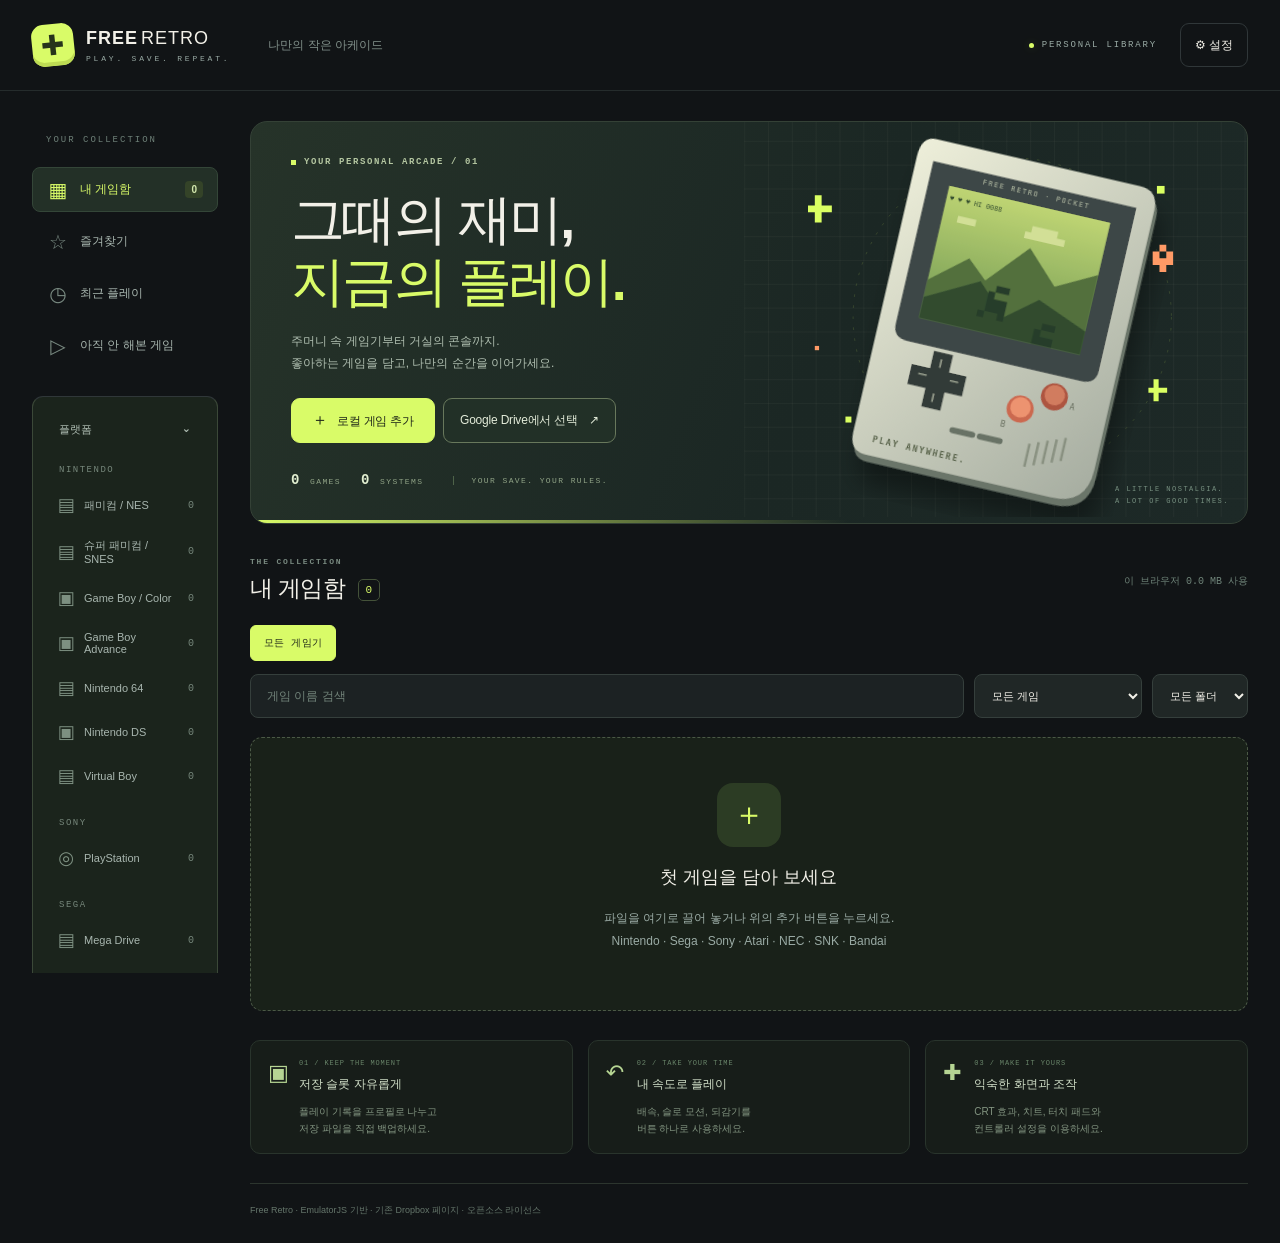
<file: index.html>
<!doctype html>
<html lang="ko">
  <head>
    <meta charset="utf-8" />
    <meta
      name="viewport"
      content="width=device-width,initial-scale=1,viewport-fit=cover"
    />
    <meta name="theme-color" content="#111416" />
    <title>Free Retro · 내 레트로 게임함</title>
    <link rel="stylesheet" href="app/style.css" />
  </head>
  <body>
    <header class="topbar">
      <a class="brand" href="./"><span class="brand-icon" aria-hidden="true">✚</span><span>FREE<span class="brand-light">RETRO</span><small>PLAY. SAVE. REPEAT.</small></span></a>
      <span class="header-tag">나만의 작은 아케이드</span>
      <div class="header-right"><span class="local-badge"><i></i> PERSONAL LIBRARY</span><button id="settings-open" class="settings-button">⚙ <span>설정</span></button></div>
    </header>
    <main id="library" class="library-shell">
      <aside class="library-nav" aria-label="게임 컬렉션">
        <p class="nav-label">YOUR COLLECTION</p>
        <nav class="collection-nav">
          <button class="nav-item active" data-view="all" aria-pressed="true"><span aria-hidden="true">▦</span>내 게임함 <b id="nav-count">0</b></button>
          <button class="nav-item" data-view="favorite" aria-pressed="false"><span aria-hidden="true">☆</span>즐겨찾기</button>
          <button class="nav-item" data-view="recent" aria-pressed="false"><span aria-hidden="true">◷</span>최근 플레이</button>
          <button class="nav-item" data-view="unplayed" aria-pressed="false"><span aria-hidden="true">▷</span>아직 안 해본 게임</button>
        </nav>
        <details id="platform-sidebar" class="platform-section" open>
          <summary>플랫폼 <span aria-hidden="true">⌄</span></summary>
          <div id="platform-list"></div>
        </details>
        <div class="nav-note"><span class="pixel-heart" aria-hidden="true">♥</span><b>좋아하던 그 순간으로.</b><p>내 게임, 내 속도.<br>언제든 저장하고 이어서.</p><span class="note-line"></span><small>MADE FOR YOUR NEXT PLAY</small></div>
        <div class="nav-bottom"><span class="status-light"></span> 브라우저에 로컬 저장</div>
      </aside>
      <div class="library-content">
      <section class="intro">
        <div class="hero-copy">
          <p class="eyebrow"><span></span> YOUR PERSONAL ARCADE / 01</p>
          <h1>그때의 재미,<br><em>지금의 플레이.</em></h1>
          <p class="hero-description">주머니 속 게임기부터 거실의 콘솔까지.<br>좋아하는 게임을 담고, 나만의 순간을 이어가세요.</p>
          <div class="actions"><button class="primary" id="add-local"><span aria-hidden="true">＋</span> 로컬 게임 추가</button><button id="add-drive" class="secondary">Google Drive에서 선택 <span aria-hidden="true">↗</span></button></div>
          <div class="hero-foot"><span><b id="hero-game-count">0</b> GAMES</span><span><b id="hero-system-count">0</b> SYSTEMS</span><span class="hero-foot-note">YOUR SAVE. YOUR RULES.</span></div>
        </div>
        <div class="hero-art" aria-hidden="true"><img src="app/assets/arcade-hero.svg" alt=""><span class="art-caption">A LITTLE NOSTALGIA.<br>A LOT OF GOOD TIMES.</span></div>
      </section>
      <section id="continue-panel" class="continue-panel" hidden aria-label="최근 플레이한 게임">
        <div class="continue-mark" aria-hidden="true">▷</div><div><p class="eyebrow">JUMP BACK IN</p><h2 id="continue-title"></h2><p id="continue-meta"></p></div><button id="continue-play">이어서 플레이 <span aria-hidden="true">→</span></button>
      </section>
      <input
        id="rom-input"
        type="file"
        multiple
        hidden
        accept=".nes,.sfc,.smc,.gb,.gbc,.gba,.n64,.z64,.v64,.chd,.pbp,.img,.iso,.md,.gen,.smd,.sgd,.sms,.gg,.nds,.a26,.a78,.j64,.jag,.32x,.vb,.vboy,.pce,.ngp,.ngc,.ws,.wsc,.pc2"
      />
      <section class="collection">
        <div class="section-title">
          <div><p class="eyebrow">THE COLLECTION</p><h2>내 게임함 <span id="game-count">0</span></h2></div>
          <span id="storage-info" class="subtle small"></span>
        </div>
        <div id="system-tabs" class="system-tabs" aria-label="게임기 필터"></div>
        <div class="filters">
          <input
            id="search"
            type="search"
            placeholder="게임 이름 검색"
            aria-label="게임 이름 검색"
          /><select id="view-filter" aria-label="스마트 폴더">
            <option value="all">모든 게임</option>
            <option value="favorite">즐겨찾기</option>
            <option value="recent">최근 플레이</option>
            <option value="unplayed">아직 시작하지 않은 게임</option></select
          ><select id="folder-filter" aria-label="폴더">
            <option value="">모든 폴더</option>
          </select>
        </div>
        <div id="games" class="games"></div>
        <div id="empty" class="empty">
          <span class="empty-icon">＋</span>
          <h3>첫 게임을 담아 보세요</h3>
          <p>
            파일을 여기로 끌어 놓거나 위의 추가 버튼을 누르세요.<br />Nintendo · Sega · Sony · Atari · NEC · SNK · Bandai
          </p>
        </div>
      </section>
      <section class="features">
        <article>
          <span class="feature-icon" aria-hidden="true">▣</span><small>01 / KEEP THE MOMENT</small><b>저장 슬롯 자유롭게</b>
          <p>플레이 기록을 프로필로 나누고<br />저장 파일을 직접 백업하세요.</p>
        </article>
        <article>
          <span class="feature-icon" aria-hidden="true">↶</span><small>02 / TAKE YOUR TIME</small><b>내 속도로 플레이</b>
          <p>배속, 슬로 모션, 되감기를<br />버튼 하나로 사용하세요.</p>
        </article>
        <article>
          <span class="feature-icon" aria-hidden="true">✚</span><small>03 / MAKE IT YOURS</small><b>익숙한 화면과 조작</b>
          <p>CRT 효과, 치트, 터치 패드와<br />컨트롤러 설정을 이용하세요.</p>
        </article>
      </section>
      <footer>
        Free Retro · EmulatorJS 기반 ·
        <a href="legacy.html">기존 Dropbox 페이지</a> ·
        <a href="LICENSE">오픈소스 라이선스</a>
      </footer>
      </div>
    </main>
    <section id="play-view" hidden>
      <div class="play-heading">
        <button id="exit-game">← 게임함</button>
        <h2 id="playing-title"></h2>
        <span id="core-name" class="pill"></span>
      </div>
      <div class="play-layout">
        <div id="screen">
          <iframe
            id="player"
            title="게임 화면과 터치 컨트롤"
            allow="autoplay; fullscreen; gamepad"
            allowfullscreen
          ></iframe>
        </div>
        <aside class="play-controls">
          <div class="toolbar">
            <button id="pause-game">일시정지</button
            ><button id="fullscreen">전체화면</button
            ><label
              >속도<select id="speed">
                <option value="0.5">0.5×</option>
                <option value="1" selected>1×</option>
                <option value="2">2×</option>
                <option value="4">4×</option>
                <option value="8">8×</option>
              </select></label
            ><button id="rewind" title="누르고 있는 동안 되감기">
              ↶ 되감기 · 누르기
            </button>
            <button id="touch-pad">터치패드</button>
          </div>
          <details open>
            <summary>저장과 프로필</summary>
            <p id="cloud-status" class="small" role="status">
              Drive 세이브 동기화 꺼짐
            </p>
            <div class="row">
              <select id="profile" aria-label="세이브 프로필"></select
              ><button id="new-profile">＋ 프로필</button>
            </div>
            <div class="row">
              <button id="save-state" class="primary">＋ 현재 상태 저장</button
              ><button id="backup">저장 전체 백업</button>
            </div>
            <div class="row">
              <button id="restore">저장 백업 가져오기</button
              ><button id="export-srm">게임 내 저장 내보내기</button
              ><button id="import-srm">게임 내 저장 가져오기</button>
            </div>
            <p class="subtle small">
              30초마다 자동 저장. 슬롯 개수 제한 없이 브라우저 용량만큼
              보관합니다.
            </p>
            <div id="states"></div>
          </details>
          <details>
            <summary>게임 RTC 시간</summary>
            <p id="rtc-status" class="small">실제 시간 사용</p>
            <label
              >게임에서 사용할 날짜와 시간<input
                id="rtc-time"
                type="datetime-local"
            /></label>
            <div class="row">
              <button id="rtc-apply">시간 적용</button
              ><button id="rtc-reset">실제 시간으로</button>
            </div>
            <p class="small">
              시간은 계속 흐릅니다. 프로필별로 보관하며 기기 시간은 바꾸지
              않습니다. RTC가 없는 게임에는 효과가 없고, 코어에 따라 게임
              재시작이 필요합니다.
            </p>
          </details>
          <details>
            <summary>화면과 캡처</summary>
            <label
              >화면 효과<select id="shader">
                <option value="disabled">원본</option>
                <option value="crt-easymode.glslp">CRT Easymode</option>
                <option value="crt-aperture.glslp">CRT Aperture</option>
                <option value="crt-geom.glslp">CRT Geom</option>
              </select></label
            >
            <div class="row">
              <button id="screenshot">스크린샷</button
              ><button id="record-video">영상 녹화</button>
            </div>
            <p class="subtle small">
              치트·코어 옵션·키/패드 설정은 게임 화면 아래 EmulatorJS 메뉴에서
              조절하세요. 시간 설정은 해당 코어가 제공할 때만 사용할 수
              있습니다.
            </p>
          </details>
          <details>
            <summary>단축키와 입력 매크로</summary>
            <label
              >빠른 저장 키<input
                id="save-key"
                value="F1"
                maxlength="20" /></label
            ><label
              >일시정지 키<input
                id="pause-key"
                value="F2"
                maxlength="20" /></label
            ><button id="save-hotkeys">단축키 적용</button>
            <div class="row">
              <button id="record-macro">입력 기록 시작</button
              ><select id="macros" aria-label="기록한 매크로"></select
              ><button id="play-macro">재생</button
              ><button id="stop-macro">중지</button>
            </div>
            <p class="subtle small">
              실제 버튼 입력을 최대 60초간 기록합니다. 재생 타이밍은 실시간
              기준입니다.
            </p>
          </details>
        </aside>
      </div>
    </section>
    <input id="backup-input" type="file" hidden accept=".json" /><input
      id="srm-input"
      type="file"
      hidden
      accept=".srm,.sav"
    />
    <dialog id="settings">
      <form method="dialog">
        <div class="section-title">
          <h2>Google Drive 연결 설정</h2>
          <button aria-label="설정 닫기">✕</button>
        </div>
      </form>
      <p>
        Google Cloud에서 Drive API와 Picker API를 활성화하고 웹 OAuth
        클라이언트를 만드세요. 이 사이트 주소를 승인된 JavaScript 원본에
        등록해야 합니다.
      </p>
      <label
        >OAuth 웹 클라이언트 ID<input
          id="drive-client"
          placeholder="…apps.googleusercontent.com" /></label
      ><label
        >Picker API 키<input
          id="drive-key"
          placeholder="Google Picker용 API 키" /></label
      ><label
        >Google Cloud 프로젝트 번호<input
          id="drive-project"
          placeholder="숫자로 된 프로젝트 번호"
      /></label>
      <p class="subtle small">
        클라이언트 비밀키는 필요 없습니다. 위 설정값만 이 브라우저에 보관하며
        로그인 토큰은 메모리에서만 유지합니다.
      </p>
      <div class="row">
        <button id="save-drive" class="primary">설정 저장</button
        ><button id="disconnect-drive">Drive 연결 해제</button>
      </div>
      <a
        href="https://developers.google.com/workspace/drive/picker/guides/web-picker"
        target="_blank"
        rel="noopener"
        >Google 공식 설정 안내 ↗</a
      >
      <hr />
      <p class="small">
        로컬 데이터는 기기·브라우저마다 별개입니다. PC와 휴대폰 사이의 저장은
        ‘저장 전체 백업’ 파일로 옮길 수도 있습니다. 자동 동기화는 로그인 후 앱을
        열어 둔 동안 동작합니다. 닫힌 브라우저에서는 실행되지 않습니다.
      </p>
      <label class="check"
        ><input id="cloud-enabled" type="checkbox" /> 세이브 자동 동기화
        사용</label
      >
      <p class="small">
        같은 Google 계정과 OAuth 앱으로 연결한 휴대폰·PC에서 저장을 가져옵니다.
        상태·게임 내 저장·RTC 설정을 앱 전용 공간에 전송하며 ROM은 업로드하지
        않습니다. 이력은 덮어쓰거나 자동 삭제하지 않아 Drive 용량을 사용합니다.
      </p>
      <div class="row">
        <button id="cloud-connect">Drive 세이브 연결</button
        ><button id="cloud-now">지금 동기화</button>
      </div>
      <p id="cloud-settings-status" class="small" role="status">
        Drive 세이브 동기화 꺼짐
      </p>
    </dialog>
    <dialog id="edit-game">
      <form id="edit-form">
        <h2>게임 정리</h2>
        <input id="edit-id" hidden /><label
          >게임 이름<input id="edit-title" required maxlength="150" /></label
        ><label
          >폴더<input
            id="edit-folder"
            maxlength="80"
            placeholder="예: 한글 RPG" /></label
        ><label class="check"
          ><input id="edit-favorite" type="checkbox" />즐겨찾기</label
        >
        <div class="artwork-editor">
          <img id="edit-artwork-preview" src="app/assets/cartridge.svg" alt="선택한 아트워크 미리보기" />
          <div><b>아트워크</b><p class="small">PNG · JPG · WebP, 최대 10 MB<br>이미지는 이 브라우저에 보관합니다.</p><div class="row"><button id="edit-artwork" type="button">이미지 선택</button><button id="edit-artwork-reset" type="button">기본 표지</button></div></div>
        </div>
        <div class="row">
          <button id="edit-save" class="primary" type="submit">저장</button
          ><button id="edit-cancel" type="button">취소</button>
        </div>
      </form>
    </dialog>
    <input id="directory-input" type="file" webkitdirectory multiple hidden />
    <input id="artwork-input" type="file" accept="image/png,image/jpeg,image/webp" hidden />
    <datalist id="folder-options"></datalist>
    <dialog id="import-game" class="import-dialog">
      <form id="import-form">
        <p class="eyebrow">BUILD YOUR COLLECTION</p><h2>게임 추가</h2>
        <p class="small">파일이나 ROM 폴더를 선택한 뒤, 폴더와 표지를 정하세요.</p>
        <div class="import-sources"><button id="choose-files" type="button">＋ ROM 파일 선택</button><button id="choose-directory" type="button">▣ ROM 폴더 선택</button><button id="choose-drive" type="button">Drive에서 선택 ↗</button></div>
        <p id="directory-hint" class="small subtle" hidden>이 브라우저에서는 ROM 파일을 여러 개 선택해 주세요.</p>
        <div class="import-folder-row"><label>저장할 컬렉션 폴더<select id="import-folder"><option value="">미분류</option></select></label><label id="new-folder-label" hidden>새 폴더 이름<input id="import-new-folder" maxlength="80" placeholder="예: 한글 RPG" /></label></div>
        <p id="import-status" class="small" role="status">선택한 게임이 없습니다.</p>
        <div id="import-list" class="import-list"></div>
        <p class="small subtle">아트워크: PNG · JPG · WebP, 최대 10 MB. 같은 ROM을 다시 선택하면 세이브는 유지하고 지정한 폴더와 표지만 반영합니다.</p>
        <div class="row dialog-actions"><button id="import-save" class="primary" type="submit" disabled>게임함에 추가</button><button id="import-cancel" type="button">취소</button></div>
      </form>
    </dialog>
    <dialog id="name-dialog">
      <form id="name-form">
        <h2 id="name-heading"></h2>
        <input id="name-value" required maxlength="60" aria-label="이름" />
        <div class="row">
          <button class="primary" type="submit">만들기</button
          ><button id="name-cancel" type="button">취소</button>
        </div>
      </form>
    </dialog>
    <div id="toast" role="status" aria-live="polite"></div>
    <script type="module" src="app/main.js"></script>
  </body>
</html>
</file>
<file: app/style.css>
:root {
  color-scheme:dark;
  --bg:#111416;
  --panel:#1b2022;
  --line:#303739;
  --text:#f2f0e8;
  --muted:#9aaba5;
  --accent:#d9fb68;
  --warm:#ff9b70;
  font-family:Arial,"Malgun Gothic",system-ui,sans-serif;
  font-synthesis:none;
}

* {
  box-sizing:border-box;
}

body {
  margin:0;
  background:var(--bg);
  color:var(--text);
  -webkit-font-smoothing:antialiased;
}

[hidden] {
  display:none!important;
}

button,input,select {
  font:inherit;
}

button {
  min-height:44px;
  padding:10px 16px;
  border:1px solid var(--line);
  border-radius:9px;
  background:#252c2e;
  color:var(--text);
  cursor:pointer;
  transition:background .18s,border-color .18s,transform .18s;
}

button:hover {
  background:#303a39;
  border-color:#77846b;
}

button:active {
  transform:translateY(1px);
}

button:disabled {
  opacity:.5;
  cursor:wait;
}

button:focus-visible,input:focus-visible,select:focus-visible,a:focus-visible,summary:focus-visible {
  outline:2px solid var(--accent);
  outline-offset:4px;
}

.primary {
  background:var(--accent);
  border-color:var(--accent);
  color:#202819;
  font-weight:750;
}

.primary:hover {
  background:#e8ff91;
  border-color:#e8ff91;
}

a {
  color:inherit;
  text-decoration:none;
}

a:hover {
  text-decoration:underline;
}

.subtle {
  color:var(--muted);
}

.small {
  font-size:12px;
  line-height:1.65;
}

.eyebrow {
  font-family:Consolas,monospace;
  font-size:10px;
  letter-spacing:2px;
  color:var(--accent);
  font-weight:600;
  margin:0 0 15px;
}

.topbar {
  max-width:1512px;
  margin:auto;
  display:flex;
  align-items:center;
  gap:38px;
  padding:23px 32px;
  border-bottom:1px solid #252c2c;
}

.brand {
  display:flex;
  align-items:center;
  gap:12px;
  letter-spacing:1px;
  font-size:18px;
  font-weight:900;
}

.brand:hover {
  text-decoration:none;
}

.brand-light {
  font-weight:400;
  margin-left:3px;
}

.brand small {
  display:block;
  font:8px Consolas,monospace;
  color:var(--muted);
  letter-spacing:2.8px;
  margin-top:5px;
}

.brand-icon {
  display:grid;
  place-items:center;
  width:42px;
  height:42px;
  background:var(--accent);
  color:#26331b;
  border-radius:12px;
  font-size:28px;
  box-shadow:inset 0 -4px #bddb53;
  transform:rotate(-6deg);
}

.header-tag {
  font-size:12px;
  color:#81908a;
}

.header-right {
  display:flex;
  align-items:center;
  gap:23px;
  margin-left:auto;
}

.local-badge {
  font:9px Consolas,monospace;
  color:var(--muted);
  letter-spacing:1.8px;
  display:flex;
  align-items:center;
  gap:8px;
}

.local-badge i,.status-light {
  width:5px;
  height:5px;
  background:var(--accent);
  display:inline-block;
  border-radius:50%;
  box-shadow:0 0 10px #d9fb6833;
}

.settings-button {
  background:transparent;
  font-size:12px;
  padding:9px 14px;
}

.library-shell {
  display:grid;
  grid-template-columns:186px minmax(0,1fr);
  gap:32px;
  max-width:1512px;
  margin:auto;
  padding:30px 32px 0;
}

.library-content {
  min-width:0;
}

.library-nav {
  position:sticky;
  top:24px;
  align-self:start;
  padding:14px 0;
  min-width:0;
  max-height:calc(100dvh - 48px);
  overflow:auto;
  scrollbar-width:thin;
}

.nav-label {
  font:9px Consolas,monospace;
  letter-spacing:2px;
  color:#6e8078;
  margin:0 0 22px 14px;
}

.collection-nav {
  display:flex;
  flex-direction:column;
  gap:7px;
}

.nav-item {
  display:flex;
  align-items:center;
  gap:11px;
  background:transparent;
  border:1px solid transparent;
  border-radius:8px;
  padding:13px 14px;
  font-size:12px;
  text-align:left;
  color:#a8b6af;
  white-space:nowrap;
}

.nav-item>span {
  font-size:20px;
  width:22px;
  line-height:16px;
  text-align:center;
  color:#788980;
}

.nav-item b {
  margin-left:auto;
  color:#d3e7ad;
  background:#344328;
  font-size:10px;
  padding:3px 6px;
  border-radius:4px;
}

.nav-item.active {
  background:#233027;
  border-color:#344638;
  color:var(--accent);
}

.nav-item.active>span {
  color:var(--accent);
}

.nav-item:hover {
  border-color:#344638;
}

.nav-note {
  margin:52px 12px 0;
  padding:20px 0;
  border-top:1px solid var(--line);
  color:var(--muted);
}

.pixel-heart {
  color:var(--warm);
  font-size:27px;
  display:block;
  margin-bottom:14px;
}

.nav-note b {
  display:block;
  font-size:12px;
  color:#d9ded5;
}

.nav-note p {
  font-size:11px;
  line-height:1.85;
  margin:10px 0 20px;
}

.note-line {
  display:block;
  width:24px;
  height:2px;
  background:#42523f;
  margin-bottom:14px;
}

.nav-note small {
  font:8px Consolas,monospace;
  letter-spacing:1px;
  color:#65766e;
}

.nav-bottom {
  display:flex;
  align-items:center;
  gap:9px;
  margin:70px 12px 0;
  font-size:10px;
  color:#73857a;
}

.intro {
  position:relative;
  display:flex;
  align-items:center;
  overflow:hidden;
  border:1px solid #344136;
  background:linear-gradient(112deg,#263329 0%,#1b2724 57%,#1d2927 100%);
  border-radius:17px;
  min-height:355px;
  padding:35px 40px;
}

.intro:after {
  content:"";
  position:absolute;
  bottom:0;
  left:0;
  right:0;
  height:3px;
  background:linear-gradient(90deg,var(--accent),#d9fb6800 60%);
}

.hero-copy {
  position:relative;
  z-index:2;
  max-width:66%;
}

.hero-copy .eyebrow {
  display:flex;
  align-items:center;
  gap:8px;
  color:#b4c6a1;
  font-size:9px;
  letter-spacing:1.6px;
}

.hero-copy .eyebrow span {
  display:inline-block;
  width:5px;
  height:5px;
  background:var(--accent);
}

h1 {
  font-size:clamp(36px,4.2vw,60px);
  line-height:1.15;
  letter-spacing:-2.6px;
  margin:22px 0 17px;
  font-weight:800;
}

h1 em {
  font-style:normal;
  color:var(--accent);
}

.hero-description {
  font-size:12px;
  line-height:1.85;
  color:#afbeb0;
  margin-bottom:24px;
}

.actions,.row,.toolbar {
  display:flex;
  gap:8px;
  flex-wrap:wrap;
  align-items:center;
}

.actions button {
  font-size:12px;
  min-height:45px;
  letter-spacing:-.2px;
}

.actions .primary {
  padding:10px 20px;
}

.actions .primary>span {
  font-size:16px;
  margin-right:6px;
}

.actions .secondary {
  background:#223027;
  border-color:#68785c;
  color:#e3ebd9;
}

.secondary>span {
  margin-left:8px;
}

.hero-foot {
  display:flex;
  gap:20px;
  margin-top:29px;
  font:8px Consolas,monospace;
  letter-spacing:1.4px;
  color:#91a487;
  align-items:center;
}

.hero-foot b {
  font-size:14px;
  margin-right:3px;
  color:#e2efd1;
}

.hero-foot-note {
  margin-left:10px;
  border-left:1px solid #4e6349;
  padding-left:17px;
  font-size:8px;
}

.hero-art {
  position:absolute;
  right:-25px;
  top:-24px;
  width:53%;
  height:calc(100% + 37px);
  pointer-events:none;
}

.hero-art img {
  width:100%;
  height:100%;
  object-fit:contain;
}

.art-caption {
  position:absolute;
  right:43px;
  bottom:28px;
  font:7px Consolas,monospace;
  letter-spacing:1.5px;
  line-height:1.8;
  color:#779080;
}

.continue-panel {
  display:flex;
  align-items:center;
  gap:16px;
  margin:18px 0 0;
  padding:17px 22px;
  background:#1c2221;
  border:1px solid #343e35;
  border-radius:12px;
}

.continue-mark {
  display:grid;
  place-items:center;
  background:#303d2b;
  color:var(--accent);
  border-radius:10px;
  width:43px;
  height:43px;
  font-size:27px;
  flex-shrink:0;
}

.continue-panel .eyebrow {
  font-size:8px;
  letter-spacing:1.5px;
  margin:0 0 4px;
}

.continue-panel h2 {
  font-size:15px;
  margin:0 0 4px;
  overflow-wrap:anywhere;
}

.continue-panel p:last-child {
  color:#869b89;
  font-size:10px;
  margin:0;
}

.continue-panel>div:nth-child(2) {
  min-width:0;
}

.continue-panel>button {
  margin-left:auto;
  flex-shrink:0;
  font-size:11px;
  background:transparent;
  border-color:#52614a;
  color:#d4e8bf;
}

.collection {
  padding:33px 0 0;
}

.section-title {
  display:flex;
  align-items:center;
  justify-content:space-between;
  gap:12px;
  margin-bottom:21px;
}

.section-title .eyebrow {
  color:#798a80;
  font-size:8px;
  margin-bottom:7px;
  letter-spacing:1.8px;
}

.section-title h2 {
  margin:0;
  font-size:23px;
  letter-spacing:-.7px;
  font-weight:750;
}

.section-title h2 span {
  font:11px Consolas,monospace;
  color:var(--accent);
  padding:4px 7px;
  border:1px solid #445239;
  border-radius:5px;
  margin-left:7px;
  vertical-align:middle;
}

.section-title>span {
  font:10px Consolas,monospace;
  color:#6f8479;
}

.system-tabs {
  display:flex;
  gap:6px;
  flex-wrap:wrap;
  margin:0 0 13px;
}

.system-tab {
  min-height:36px;
  border-radius:6px;
  padding:7px 13px;
  background:transparent;
  border-color:#2f3735;
  color:#9daf9f;
  font:10px Consolas,monospace;
  letter-spacing:.4px;
}

.system-tab.active {
  color:#202819;
  background:#d9fb68;
  border-color:#d9fb68;
}

.filters {
  display:flex;
  gap:10px;
  margin-bottom:19px;
}

input,select {
  background:#1c2223;
  color:var(--text);
  border:1px solid #353f3c;
  border-radius:8px;
  min-height:44px;
  padding:10px 13px;
  max-width:100%;
  font-size:12px;
}

input::placeholder {
  color:#718379;
}

#search {
  flex:1;
  min-width:0;
  padding-left:16px;
}

.filters select {
  font-size:11px;
  max-width:180px;
  background:#202726;
}

.games {
  display:grid;
  grid-template-columns:repeat(auto-fill,minmax(195px,1fr));
  gap:16px;
}

.game-card {
  border-radius:12px;
  border:1px solid #303b34;
  background:#1c2220;
  overflow:hidden;
  min-width:0;
  transition:transform .2s,border-color .2s,box-shadow .2s;
  --card-accent:#c2d4a3;
  --cover-a:#394a36;
  --cover-b:#273a31;
}

.game-card:hover {
  transform:translateY(-4px);
  border-color:#7b9062;
  box-shadow:0 10px 25px #0003;
}

.game-card[data-core="gba"] {
  --card-accent:#c4bbec;
  --cover-a:#47415c;
  --cover-b:#2b293c;
}

.game-card[data-core="nes"] {
  --card-accent:#efad83;
  --cover-a:#5c4435;
  --cover-b:#352d28;
}

.game-card[data-core="snes"] {
  --card-accent:#b8ace5;
  --cover-a:#49405b;
  --cover-b:#302b3b;
}

.game-card[data-core="n64"] {
  --card-accent:#89c9b7;
  --cover-a:#34554b;
  --cover-b:#263831;
}

.game-card[data-core="psx"] {
  --card-accent:#9cc9e0;
  --cover-a:#3c525e;
  --cover-b:#26363f;
}

.game-card[data-core="segaMD"] {
  --card-accent:#9ebbe7;
  --cover-a:#354e66;
  --cover-b:#283341;
}

.game-art {
  height:172px;
  position:relative;
  display:grid;
  place-items:center;
  background:radial-gradient(ellipse at 50% 75%,#ffffff0d 0%,transparent 56%),linear-gradient(135deg,var(--cover-a),var(--cover-b));
  border-bottom:1px solid #ffffff09;
}

.game-art:before {
  content:"";
  position:absolute;
  inset:0;
  background:repeating-linear-gradient(0deg,transparent 0 3px,#0000000b 3px 4px);
  pointer-events:none;
}

.game-art img {
  width:142px;
  height:137px;
  object-fit:contain;
  margin-top:9px;
  transform:rotate(-9deg);
  filter:drop-shadow(8px 12px 5px #0004);
  transition:transform .25s;
}

.game-card:hover .game-art img {
  transform:rotate(-3deg) translateY(-2px);
}

.art-system {
  position:absolute;
  left:13px;
  top:12px;
  font:10px Consolas,monospace;
  letter-spacing:1.2px;
  color:var(--card-accent);
  font-weight:700;
}

.art-caption-small {
  position:absolute;
  bottom:10px;
  left:13px;
  font:6px Consolas,monospace;
  letter-spacing:1.6px;
  color:var(--card-accent);
  opacity:.55;
}

.favorite-mark {
  position:absolute;
  right:12px;
  top:10px;
  color:var(--card-accent);
  font-size:13px;
}

.card-body {
  padding:15px;
}

.game-card h3 {
  font-size:14px;
  line-height:1.45;
  min-height:40px;
  margin:0 0 8px;
  overflow-wrap:anywhere;
  font-weight:700;
}

.game-card .small {
  font-size:9px;
  margin:0;
  color:#8d9f91;
  line-height:1.6;
}

.game-card .row {
  margin-top:15px;
  flex-wrap:nowrap;
  gap:6px;
}

.game-card button {
  font-size:10px;
  min-height:38px;
  padding:8px 10px;
}

.game-card .primary {
  flex:1;
  background:#32432c;
  border-color:#485e3c;
  color:#d9edbc;
}

.game-card .primary:hover {
  background:var(--accent);
  border-color:var(--accent);
  color:#202819;
}

.game-card .row button:last-child {
  background:transparent;
  border-color:#3a453c;
  color:#8fa38f;
}

.empty {
  border:1px dashed #4b5946;
  border-radius:12px;
  padding:45px 20px;
  text-align:center;
  background:#192119;
}

.empty-icon {
  display:grid;
  place-items:center;
  font-size:32px;
  background:#2c3c24;
  color:var(--accent);
  width:64px;
  height:64px;
  border-radius:16px;
  margin:auto;
}

.empty h3 {
  font-size:18px;
}

.empty p {
  font-size:12px;
  line-height:1.9;
  color:var(--muted);
}

.features {
  display:grid;
  grid-template-columns:repeat(3,minmax(0,1fr));
  gap:15px;
  padding:29px 0;
}

.features article {
  position:relative;
  padding:18px 16px 16px 48px;
  border:1px solid #29342c;
  border-radius:10px;
  background:#171d19;
}

.feature-icon {
  position:absolute;
  left:17px;
  top:19px;
  color:#b6d593;
  font-size:22px;
}

.features small {
  font:7px Consolas,monospace;
  letter-spacing:.9px;
  display:block;
  color:#688469;
  margin-bottom:9px;
}

.features b {
  display:block;
  font-size:12px;
  color:#d1dfc8;
}

.features p {
  color:#829480;
  font-size:10px;
  line-height:1.7;
  margin-bottom:0;
}

footer {
  font-size:9px;
  color:#65766b;
  padding:19px 0 25px;
  border-top:1px solid #2c352e;
  line-height:1.7;
}

label {
  display:flex;
  flex-direction:column;
  gap:6px;
  margin:12px 0;
  font-size:12px;
}

.check {
  flex-direction:row;
  align-items:center;
}

dialog {
  background:#1d2420;
  color:var(--text);
  border:1px solid #516049;
  border-radius:16px;
  width:min(540px,calc(100vw - 24px));
  max-height:90dvh;
  padding:24px;
  box-shadow:0 24px 100px #0008;
}

dialog::backdrop {
  background:#09100dd4;
  backdrop-filter:blur(5px);
}

dialog input:not([type="checkbox"]) {
  width:100%;
}

dialog p {
  line-height:1.75;
  font-size:12px;
}

dialog h2 {
  font-size:21px;
  letter-spacing:-.5px;
}

dialog a {
  display:block;
  margin-top:18px;
  color:var(--accent);
  font-size:12px;
}

dialog hr {
  border:0;
  border-top:1px solid var(--line);
  margin:24px 0;
}

#toast {
  position:fixed;
  bottom:calc(22px + env(safe-area-inset-bottom));
  left:50%;
  transform:translateX(-50%);
  background:#34432e;
  border:1px solid #627751;
  padding:12px 20px;
  border-radius:10px;
  max-width:90vw;
  z-index:99999;
  display:none;
  font-size:13px;
  box-shadow:0 12px 30px #0004;
}

#toast.show {
  display:block;
}

#play-view {
  max-width:1600px;
  margin:auto;
  padding:15px 24px 20px;
}

.play-heading {
  display:flex;
  align-items:center;
  gap:12px;
  margin-bottom:12px;
}

.play-heading h2 {
  margin:12px 0;
  flex:1;
  overflow-wrap:anywhere;
  font-size:16px;
}

.pill {
  border:1px solid #465441;
  padding:5px 9px;
  border-radius:5px;
  font:10px Consolas,monospace;
  white-space:nowrap;
  color:#b0c59d;
}

.play-layout {
  display:grid;
  grid-template-columns:minmax(0,1fr) 350px;
  gap:20px;
}

#screen {
  position:relative;
  height:calc(100dvh - 185px);
  min-height:380px;
  background:#000;
  border:1px solid #45543c;
  border-radius:13px;
  overflow:hidden;
  box-shadow:0 18px 50px #0004;
}

#player {
  position:absolute;
  inset:0;
  width:100%;
  height:100%;
  border:0;
}

.play-controls {
  height:calc(100dvh - 185px);
  overflow:auto;
  padding:0 4px 16px;
}

.toolbar {
  margin-bottom:16px;
}

.toolbar label {
  flex-direction:row;
  align-items:center;
  margin:0;
}

.toolbar select {
  padding:8px;
  width:76px;
}

details {
  border:1px solid #3b4838;
  background:#1b241c;
  padding:14px;
  border-radius:11px;
  margin:12px 0;
}

summary {
  cursor:pointer;
  font-weight:650;
  font-size:13px;
  color:#d5e7bc;
}

.play-controls button {
  font-size:11px;
  padding:9px 11px;
}

.state {
  display:flex;
  gap:8px;
  align-items:center;
  padding:9px 0;
  border-top:1px solid var(--line);
  font-size:11px;
}

.state span {
  flex:1;
  line-height:1.6;
}

.row select {
  flex:1;
  min-width:100px;
}

#states {
  max-height:280px;
  overflow-y:auto;
}

body.dragover main {
  outline:2px dashed var(--accent);
}

#fullscreen:disabled {
  cursor:default;
}

@media(min-width:1500px) {
  .intro {
    min-height:395px;
  }
  .hero-art {
    width:54%;
    right:0;
  }
  .games {
    grid-template-columns:repeat(4,minmax(0,1fr));
  }
}

@media(max-width:1100px) {
  .library-shell {
    grid-template-columns:160px minmax(0,1fr);
    gap:23px;
    padding:24px 24px 0;
  }
  .nav-item {
    padding:12px 9px;
    font-size:11px;
  }
  .intro {
    padding:29px 27px;
  }
  .hero-art {
    right:-60px;
    width:57%;
    opacity:.85;
  }
  .hero-copy {
    max-width:75%;
  }
  .hero-foot-note {
    display:none;
  }
  .hero-copy .eyebrow {
    font-size:8px;
  }
  .games {
    grid-template-columns:repeat(auto-fill,minmax(180px,1fr));
  }
  .header-tag {
    display:none;
  }
  .features article {
    padding:15px;
  }
  .feature-icon {
    display:none;
  }
}

@media(max-width:900px) {
  .library-shell {
    display:block;
    padding:20px 24px 0;
  }
  .library-nav {
    position:static;
    padding:0 0 18px;
  }
  .nav-label,.nav-note,.nav-bottom {
    display:none;
  }
  .collection-nav {
    flex-direction:row;
    gap:6px;
    flex-wrap:wrap;
  }
  .nav-item {
    font-size:11px;
    padding:9px 13px;
    background:#19201c;
    border-color:#2f3930;
  }
  .nav-item>span {
    font-size:18px;
    width:16px;
  }
  .nav-item b {
    margin-left:2px;
  }
  .play-layout {
    display:block;
  }
  .play-controls {
    height:auto;
    overflow:visible;
  }
  #screen {
    height:65dvh;
    min-height:350px;
  }
  .toolbar {
    padding-top:12px;
  }
  #play-view {
    padding:10px 12px 16px;
  }
  .hero-art {
    right:0;
    width:48%;
    opacity:1;
  }
  .hero-copy {
    max-width:70%;
  }
  .intro {
    min-height:355px;
  }
  .hero-foot-note {
    display:block;
  }
  .games {
    grid-template-columns:repeat(3,minmax(0,1fr));
  }
  .features p br {
    display:none;
  }
}

@media(max-width:600px) {
  .topbar {
    padding:17px 16px;
    gap:10px;
  }
  .brand {
    font-size:16px;
    gap:10px;
  }
  .brand-icon {
    width:36px;
    height:36px;
    font-size:24px;
  }
  .brand small {
    font-size:7px;
    letter-spacing:2px;
  }
  .local-badge {
    display:none;
  }
  .header-right {
    gap:0;
  }
  .settings-button {
    font-size:11px;
    padding:9px 11px;
  }
  .library-shell {
    padding:17px 16px 0;
  }
  .library-nav {
    padding-bottom:16px;
  }
  .collection-nav {
    display:grid;
    grid-template-columns:repeat(2,minmax(0,1fr));
    gap:6px;
  }
  .nav-item {
    font-size:11px;
    padding:10px 12px;
    justify-content:flex-start;
    min-height:44px;
  }
  .nav-item b {
    margin-left:auto;
  }
  .nav-item>span {
    font-size:18px;
  }
  .intro {
    min-height:402px;
    padding:25px 22px;
    align-items:flex-start;
    border-radius:13px;
  }
  .hero-copy {
    max-width:100%;
    width:100%;
  }
  .hero-copy .eyebrow {
    font-size:7px;
    letter-spacing:1.1px;
  }
  .hero-art {
    top:16px;
    right:-104px;
    width:270px;
    height:280px;
    opacity:.48;
    z-index:0;
  }
  .hero-art img {
    transform:rotate(6deg);
  }
  .art-caption {
    display:none;
  }
  h1 {
    font-size:38px;
    letter-spacing:-2px;
    margin:26px 0 19px;
    line-height:1.16;
  }
  .hero-description {
    font-size:11px;
    line-height:1.9;
    max-width:none;
    color:#c0cdb8;
  }
  .actions {
    margin-top:23px;
    flex-direction:column;
    align-items:flex-start;
    gap:8px;
  }
  .actions button {
    font-size:11px;
    min-height:44px;
    position:relative;
  }
  .actions .secondary {
    background:#1c2b23e8;
  }
  .hero-foot {
    gap:15px;
    margin-top:20px;
    font-size:7px;
  }
  .hero-foot-note {
    display:none;
  }
  .continue-panel {
    padding:13px 12px;
    gap:10px;
    margin-top:12px;
  }
  .continue-mark {
    height:34px;
    width:34px;
    border-radius:7px;
    font-size:22px;
  }
  .continue-panel h2 {
    font-size:11px;
    line-height:1.5;
  }
  .continue-panel>button {
    font-size:10px;
    padding:8px 9px;
    min-height:44px;
    max-width:105px;
  }
  .continue-panel>button span {
    display:none;
  }
  .continue-panel p:last-child {
    font-size:8px;
    line-height:1.4;
  }
  .continue-panel .eyebrow {
    font-size:7px;
  }
  .collection {
    padding-top:26px;
  }
  .section-title {
    margin-bottom:17px;
  }
  .section-title h2 {
    font-size:21px;
  }
  .section-title>span {
    font-size:8px;
    max-width:108px;
    text-align:right;
    line-height:1.5;
  }
  .system-tabs {
    gap:5px;
  }
  .system-tab {
    min-height:44px;
    padding:8px 11px;
    font-size:9px;
  }
  .filters {
    flex-wrap:wrap;
    gap:8px;
    margin-bottom:15px;
  }
  #search {
    flex-basis:100%;
    font-size:12px;
  }
  .filters select {
    flex:1;
    max-width:none;
    min-width:0;
    font-size:10px;
  }
  .games {
    grid-template-columns:repeat(2,minmax(0,1fr));
    gap:10px;
  }
  .game-art {
    height:136px;
  }
  .game-art img {
    width:117px;
    height:112px;
    margin-top:9px;
  }
  .art-system {
    font-size:8px;
    left:10px;
    top:10px;
  }
  .art-caption-small {
    font-size:5px;
    letter-spacing:1px;
    left:10px;
    bottom:9px;
  }
  .favorite-mark {
    font-size:10px;
    right:9px;
    top:8px;
  }
  .card-body {
    padding:12px 10px;
  }
  .game-card h3 {
    font-size:12px;
    min-height:35px;
    margin-bottom:7px;
  }
  .game-card .small {
    font-size:8px;
  }
  .game-card .row {
    margin-top:12px;
    gap:5px;
    flex-wrap:wrap;
  }
  .game-card button {
    min-height:44px;
    font-size:9px;
    padding:8px 7px;
  }
  .game-card .row button:last-child {
    font-size:9px;
  }
  .game-card .primary {
    min-width:72px;
  }
  .features {
    grid-template-columns:1fr;
    gap:8px;
    padding:23px 0;
  }
  .features article {
    padding:15px 15px 15px 49px;
  }
  .feature-icon {
    display:block;
    left:16px;
    top:19px;
  }
  .features small {
    font-size:6px;
  }
  .features b {
    font-size:12px;
  }
  .features p {
    font-size:10px;
    margin-top:7px;
  }
  .empty {
    padding:30px 14px;
  }
  .empty p {
    font-size:11px;
  }
  .empty p br {
    display:none;
  }
  footer {
    font-size:8px;
  }
  dialog {
    padding:20px;
  }
  #screen {
    height:60dvh;
    min-height:330px;
  }
  .play-heading .pill {
    display:none;
  }
  .play-heading h2 {
    font-size:13px;
  }
  .topbar:has(+main[hidden]) {
    padding:9px 12px;
  }
  .topbar:has(+main[hidden]) .brand-icon {
    width:28px;
    height:28px;
    font-size:20px;
  }
  .topbar:has(+main[hidden]) .brand {
    font-size:12px;
  }
  .topbar:has(+main[hidden]) .brand small {
    display:none;
  }
  #play-view .toolbar button {
    flex:1;
    white-space:nowrap;
  }
  .state {
    font-size:10px;
    gap:6px;
  }
}

@media(max-height:520px) and (orientation:landscape) {
  .topbar {
    padding:5px 12px;
  }
  .play-heading {
    padding:4px 0;
    margin-bottom:4px;
  }
  .play-heading h2 {
    margin:0;
  }
  #screen {
    height:calc(100dvh - 112px);
    min-height:190px;
  }
  .play-layout {
    display:grid;
    grid-template-columns:minmax(0,1fr) 260px;
  }
  .play-controls {
    height:calc(100dvh - 112px);
    overflow:auto;
  }
  .toolbar button {
    flex:initial!important;
  }
}

@media(prefers-reduced-motion:reduce) {
  *,*:before,*:after {
    transition:none!important;
    scroll-behavior:auto!important;
  }
  .game-card:hover {
    transform:none;
  }
  .game-card:hover .game-art img {
    transform:rotate(-9deg);
  }
}
.platform-section { margin:28px 0 0; border-top:1px solid var(--line); padding-top:17px; }
.platform-section summary { display:flex; justify-content:space-between; font-size:11px; color:#b0beb4; padding:8px 12px; cursor:pointer; list-style:none; }
.platform-label { font:9px Consolas,monospace; letter-spacing:1.5px; color:#76877b; margin:20px 12px 8px; }
.platform-item { display:flex; align-items:center; width:100%; gap:8px; padding:10px 8px; min-height:44px; background:transparent; border-color:transparent; color:#a8b6af; font-size:11px; text-align:left; }
.platform-icon { font-size:18px; color:#7d9081; width:20px; text-align:center; flex-shrink:0; }
.platform-item b { margin-left:auto; font:10px Consolas,monospace; color:#75867a; }
.platform-item.active { background:#233027; border-color:#344638; color:var(--accent); }
.platform-item.active b,.platform-item.active .platform-icon { color:var(--accent); }
.platform-item:hover { background:#1c261f; }
.game-art { height:225px; }
.game-art.custom-art { display:block; background:#1e2421; padding:8px; }
.game-art.custom-art img,.game-card:hover .game-art.custom-art img { width:100%; height:100%; margin:0; object-fit:contain; transform:none; filter:none; }
.custom-art .art-caption-small,.custom-art .art-system,.custom-art:before { display:none; }
.artwork-editor { display:flex; align-items:center; gap:16px; padding:16px 0; }
.artwork-editor img { width:94px; height:118px; object-fit:contain; background:#202a23; border:1px solid var(--line); border-radius:8px; }
.artwork-editor p { margin:8px 0; }
.artwork-editor button { font-size:12px; }
.import-dialog { width:660px; max-width:calc(100vw - 32px); }
.import-dialog.drive-picker-active { position:fixed; top:50%; transform:translateY(-50%); z-index:100; }
.import-sources { display:flex; gap:8px; flex-wrap:wrap; margin:18px 0; }
.import-sources button { flex:1; white-space:nowrap; font-size:12px; }
.import-folder-row { display:grid; grid-template-columns:1fr 1fr; gap:12px; }
.import-folder-row label { min-width:0; }
.import-folder-row select { width:100%; }
.import-list { max-height:36dvh; overflow:auto; scrollbar-width:thin; }
.import-item { display:flex; align-items:center; gap:14px; border:1px solid var(--line); border-radius:10px; padding:10px; margin:8px 0; background:#18201b; }
.import-item>img { width:54px; height:68px; object-fit:contain; flex-shrink:0; background:#232d25; border-radius:4px; }
.import-item-info { flex:1; min-width:0; }
.import-item-info b { display:block; font-size:13px; overflow-wrap:anywhere; }
.import-item-info small { display:block; color:var(--muted); margin-top:6px; }
.import-item-actions { display:flex; gap:6px; flex-direction:column; }
.import-item-actions button { font-size:11px; padding:8px 10px; }
.import-error { color:#f9a78e; font-size:12px; margin:6px 0 0; }
.dialog-actions { margin-top:20px; }
[hidden] { display:none!important; }
@media(max-width:900px) {
  .library-nav { max-height:none; overflow:visible; }
  .platform-section { margin:14px 0 0; padding:0; border:1px solid var(--line); border-radius:8px; background:#171e19; }
  .platform-section summary { min-height:44px; align-items:center; padding:10px 14px; }
  #platform-list { padding:0 12px 12px; display:grid; grid-template-columns:1fr 1fr; gap:4px; }
  .platform-label { grid-column:1/-1; margin:14px 8px 4px; }
}
@media(max-width:600px) {
  .game-art { height:190px; }
  .game-art.custom-art { padding:5px; }
  .import-folder-row { grid-template-columns:1fr; }
  .import-dialog { padding:20px 16px; }
  .import-sources button { flex:auto; min-height:44px; }
  .import-item { flex-wrap:wrap; gap:10px; }
  .import-item-actions { width:100%; flex-direction:row; }
  .import-item-actions button { min-height:44px; }
  .artwork-editor { align-items:flex-start; gap:12px; }
  .artwork-editor img { width:72px; height:100px; }
  .artwork-editor .row { flex-wrap:wrap; }
}
</file>
